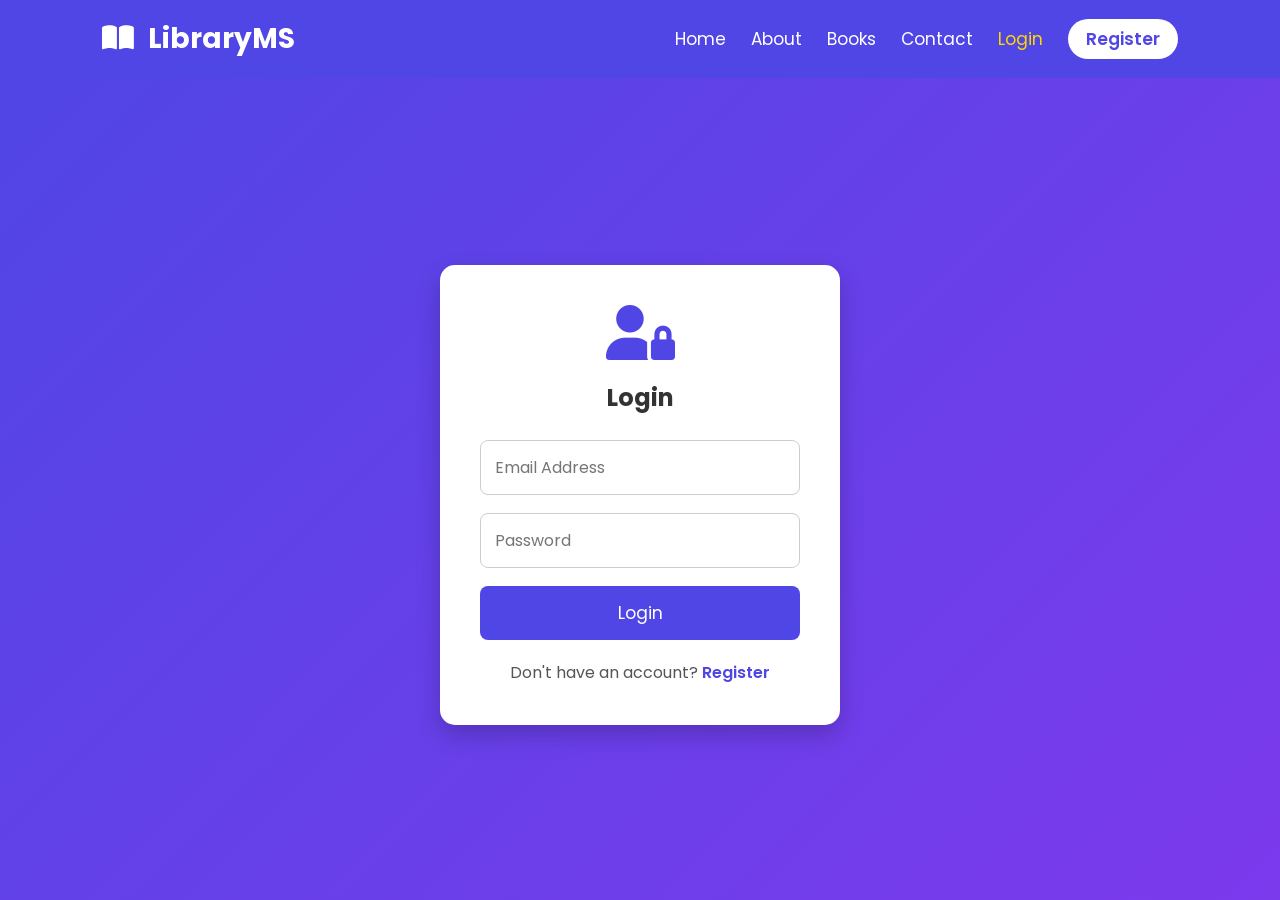
<file: login.html>
<!DOCTYPE html>
<html lang="en">
<head>
    <meta charset="UTF-8">
    <meta name="viewport" content="width=device-width, initial-scale=1.0">
    <title>Login | Library Management System</title>

    <link rel="stylesheet" href="style.css">

    <link href="https://fonts.googleapis.com/css2?family=Poppins:wght@300;400;600;700&display=swap" rel="stylesheet">

    <link rel="stylesheet"
    href="https://cdnjs.cloudflare.com/ajax/libs/font-awesome/6.5.2/css/all.min.css">
</head>
<body>

<nav>
    <div class="logo">
        <i class="fa-solid fa-book-open"></i> LibraryMS
    </div>

    <ul>
        <li><a href="index.html">Home</a></li>
        <li><a href="about.html">About</a></li>
        <li><a href="books.html">Books</a></li>
        <li><a href="contact.html">Contact</a></li>
        <li><a href="login.html" class="active">Login</a></li>
        <li><a href="register.html" class="register-btn">Register</a></li>
    </ul>
</nav>

<section class="form-page">

    <div class="form-box">

        <i class="fa-solid fa-user-lock form-icon"></i>

        <h2>Login</h2>

        <form>

            <input type="email" placeholder="Email Address" required>

            <input type="password" placeholder="Password" required>

            <button type="submit">Login</button>

        </form>

        <p>
            Don't have an account?
            <a href="register.html">Register</a>
        </p>

    </div>

</section>

</body>
</html>
</file>
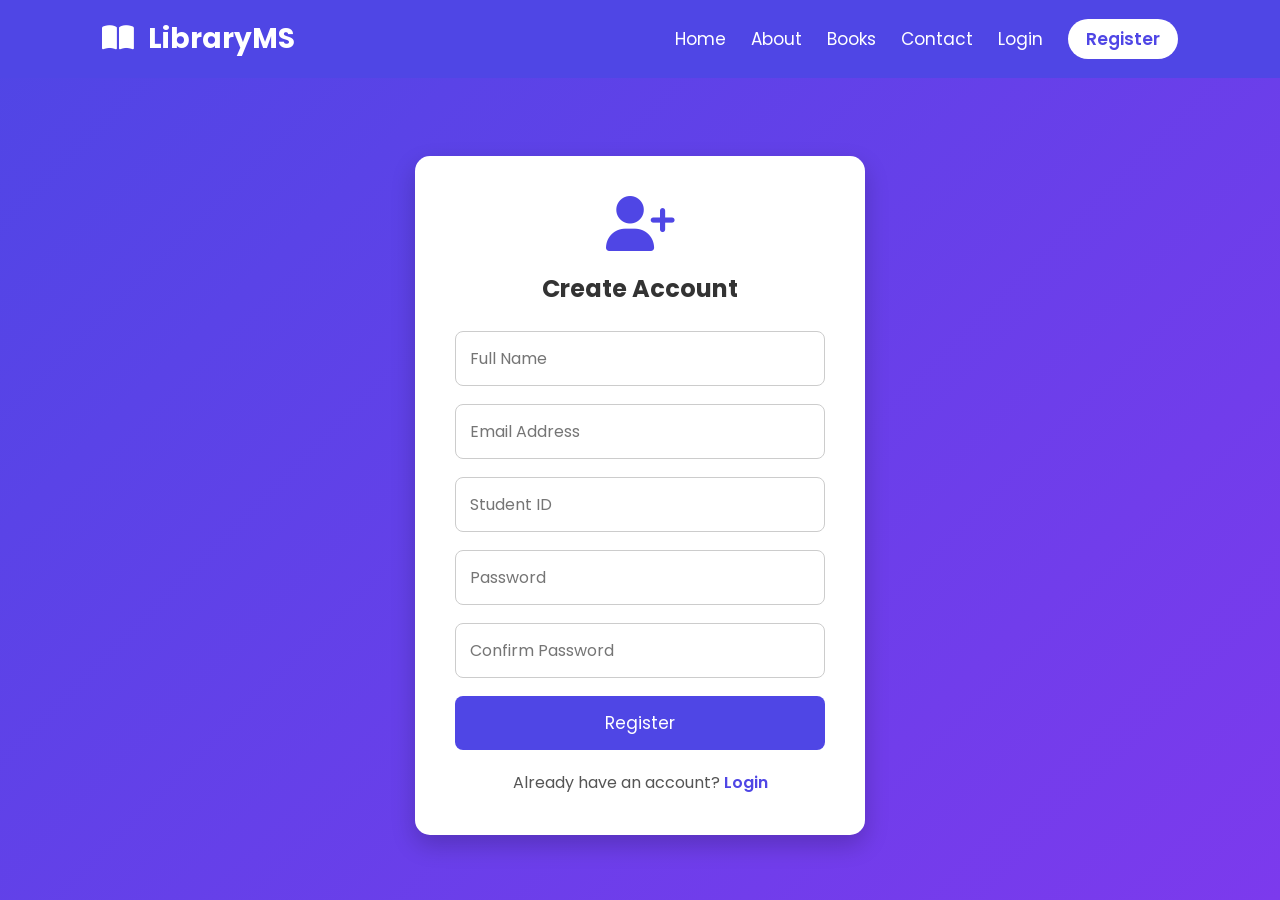
<file: register.html>
<!DOCTYPE html>
<html lang="en">
<head>
    <meta charset="UTF-8">
    <meta name="viewport" content="width=device-width, initial-scale=1.0">
    <title>Register | Library Management System</title>

    <link rel="stylesheet" href="style.css">

    <link href="https://fonts.googleapis.com/css2?family=Poppins:wght@300;400;600;700&display=swap" rel="stylesheet">

    <link rel="stylesheet"
    href="https://cdnjs.cloudflare.com/ajax/libs/font-awesome/6.5.2/css/all.min.css">
</head>
<body>

<nav>
    <div class="logo">
        <i class="fa-solid fa-book-open"></i> LibraryMS
    </div>

    <ul>
        <li><a href="index.html">Home</a></li>
        <li><a href="about.html">About</a></li>
        <li><a href="books.html">Books</a></li>
        <li><a href="contact.html">Contact</a></li>
        <li><a href="login.html">Login</a></li>
        <li><a href="register.html" class="active register-btn">Register</a></li>
    </ul>
</nav>

<section class="form-page">

    <div class="form-box register-box">

        <i class="fa-solid fa-user-plus form-icon"></i>

        <h2>Create Account</h2>

        <form>

            <input type="text" placeholder="Full Name" required>

            <input type="email" placeholder="Email Address" required>

            <input type="text" placeholder="Student ID" required>

            <input type="password" placeholder="Password" required>

            <input type="password" placeholder="Confirm Password" required>

            <button type="submit">Register</button>

        </form>

        <p>
            Already have an account?
            <a href="login.html">Login</a>
        </p>

    </div>

</section>

</body>
</html>
</file>
<file: style.css>
*{
    margin:0;
    padding:0;
    box-sizing:border-box;
    font-family:'Poppins',sans-serif;
}

body{
    background:#f5f7fa;
}

/* Navigation */

nav{
    display:flex;
    justify-content:space-between;
    align-items:center;
    padding:18px 8%;
    background:#4F46E5;
    position:fixed;
    width:100%;
    top:0;
    z-index:1000;
}

.logo{
    color:white;
    font-size:28px;
    font-weight:700;
}

.logo i{
    margin-right:8px;
}

nav ul{
    display:flex;
    list-style:none;
}

nav ul li{
    margin-left:25px;
}

nav ul li a{
    color:white;
    text-decoration:none;
    font-size:17px;
    transition:.3s;
}

nav ul li a:hover,
.active{
    color:#FFD700;
}

.register-btn{
    background:white;
    color:#4F46E5;
    padding:8px 18px;
    border-radius:25px;
    font-weight:600;
}

.register-btn:hover{
    background:#FFD700;
    color:black;
}

/* Hero */

.hero{
    height:100vh;

    background:
    linear-gradient(rgba(0,0,0,.55),rgba(0,0,0,.55)),
    url("images/library-bg.jpg");

    background-size:cover;
    background-position:center;
}

.overlay{
    height:100%;
    display:flex;
    justify-content:center;
    align-items:center;
    text-align:center;
}

.hero-content{
    color:white;
    width:70%;
}

.hero-content h1{
    font-size:55px;
    margin-bottom:20px;
}

.hero-content p{
    font-size:20px;
    line-height:35px;
    margin-bottom:35px;
}

.btn{
    display:inline-block;
    background:#FFD700;
    color:black;
    text-decoration:none;
    padding:15px 35px;
    border-radius:30px;
    font-size:18px;
    font-weight:600;
    transition:.4s;
}

.btn:hover{
    background:white;
    transform:translateY(-5px);
}

/* Features */

.features{
    padding:80px 8%;
}

.features h2{
    text-align:center;
    font-size:38px;
    color:#333;
    margin-bottom:50px;
}

.feature-container{
    display:grid;
    grid-template-columns:repeat(auto-fit,minmax(250px,1fr));
    gap:30px;
}

.card{
    background:white;
    padding:35px;
    border-radius:15px;
    text-align:center;
    box-shadow:0 5px 20px rgba(0,0,0,.1);
    transition:.4s;
}

.card:hover{
    transform:translateY(-10px);
}

.card i{
    font-size:50px;
    color:#4F46E5;
    margin-bottom:20px;
}

.card h3{
    margin-bottom:15px;
}

.card p{
    color:#666;
}

/* Statistics */

.stats{
    background:#4F46E5;
    color:white;
    display:grid;
    grid-template-columns:repeat(auto-fit,minmax(200px,1fr));
    text-align:center;
    padding:70px;
}

.stat-box h2{
    font-size:42px;
}

.stat-box p{
    margin-top:10px;
    font-size:18px;
}

/* Footer */

footer{
    background:#1f2937;
    color:white;
    text-align:center;
    padding:25px;
}

/* Responsive */

@media(max-width:768px){

nav{
    flex-direction:column;
}

nav ul{
    margin-top:15px;
    flex-wrap:wrap;
    justify-content:center;
}

.hero-content h1{
    font-size:38px;
}

.hero-content p{
    font-size:17px;
}

}

/* ===========================
   ABOUT PAGE
=========================== */

.page-banner{
    height:45vh;
    background:linear-gradient(rgba(79,70,229,.8),rgba(124,58,237,.8)),
    url("images/library-bg.jpg");
    background-size:cover;
    background-position:center;
    display:flex;
    flex-direction:column;
    justify-content:center;
    align-items:center;
    color:white;
    text-align:center;
    margin-top:70px;
}

.page-banner h1{
    font-size:50px;
    margin-bottom:10px;
}

.page-banner p{
    font-size:20px;
}

.about-section{
    display:flex;
    justify-content:center;
    align-items:center;
    gap:50px;
    padding:80px 10%;
    flex-wrap:wrap;
}

.about-image{
    flex:1;
}

.about-image img{
    width:100%;
    border-radius:15px;
    box-shadow:0 10px 25px rgba(0,0,0,.2);
}

.about-content{
    flex:1;
}

.about-content h2{
    color:#4F46E5;
    font-size:40px;
    margin-bottom:20px;
}

.about-content p{
    color:#555;
    line-height:1.8;
    margin-bottom:20px;
}

.mission{
    padding:70px 10%;
    background:#f5f7fa;
    display:grid;
    grid-template-columns:repeat(auto-fit,minmax(280px,1fr));
    gap:30px;
}

.mission-card{
    background:white;
    padding:35px;
    text-align:center;
    border-radius:15px;
    box-shadow:0 5px 20px rgba(0,0,0,.1);
    transition:.4s;
}

.mission-card:hover{
    transform:translateY(-10px);
}

.mission-card i{
    font-size:55px;
    color:#4F46E5;
    margin-bottom:20px;
}

.mission-card h3{
    margin-bottom:15px;
}

.mission-card p{
    color:#666;
    line-height:1.7;
}

/* ===========================
   BOOKS PAGE
=========================== */

.books-section{
    padding:80px 8%;
}

.books-section h2{
    text-align:center;
    font-size:38px;
    color:#4F46E5;
    margin-bottom:30px;
}

.search-box{
    display:flex;
    justify-content:center;
    margin-bottom:50px;
}

.search-box input{
    width:350px;
    padding:12px;
    border:2px solid #4F46E5;
    border-radius:30px 0 0 30px;
    outline:none;
    font-size:16px;
}

.search-box button{
    padding:12px 20px;
    border:none;
    background:#4F46E5;
    color:white;
    border-radius:0 30px 30px 0;
    cursor:pointer;
}

.books-grid{
    display:grid;
    grid-template-columns:repeat(auto-fit,minmax(250px,1fr));
    gap:30px;
}

.book-card{
    background:white;
    border-radius:15px;
    overflow:hidden;
    box-shadow:0 5px 20px rgba(0,0,0,.1);
    text-align:center;
    transition:.3s;
}

.book-card:hover{
    transform:translateY(-10px);
}

.book-card img{
    width:100%;
    height:280px;
    object-fit:cover;
}

.book-card h3{
    margin-top:20px;
    color:#4F46E5;
}

.book-card p{
    margin:10px 0;
    color:#555;
}

.book-card span{
    display:inline-block;
    background:#28a745;
    color:white;
    padding:6px 15px;
    border-radius:20px;
    font-size:14px;
    margin-bottom:15px;
}

.book-card a{
    display:block;
    background:#4F46E5;
    color:white;
    text-decoration:none;
    padding:12px;
    font-weight:600;
    transition:.3s;
}

.book-card a:hover{
    background:#372dc8;
}

/* ===========================
   CONTACT PAGE
=========================== */

.contact-section{
    width:90%;
    margin:60px auto;
    display:grid;
    grid-template-columns:repeat(auto-fit,minmax(350px,1fr));
    gap:40px;
}

.contact-info,
.contact-form{
    background:#fff;
    padding:35px;
    border-radius:15px;
    box-shadow:0 8px 20px rgba(0,0,0,0.1);
}

.contact-info h2,
.contact-form h2{
    color:#4F46E5;
    margin-bottom:25px;
}

.info-box{
    display:flex;
    align-items:flex-start;
    margin-bottom:25px;
}

.info-box i{
    font-size:24px;
    color:#4F46E5;
    margin-right:20px;
    margin-top:5px;
}

.info-box h3{
    margin-bottom:5px;
    color:#333;
}

.info-box p{
    color:#666;
    line-height:1.6;
}

.contact-form form{
    display:flex;
    flex-direction:column;
}

.contact-form input,
.contact-form textarea{
    width:100%;
    padding:15px;
    margin-bottom:20px;
    border:1px solid #ccc;
    border-radius:8px;
    outline:none;
    font-size:16px;
    transition:.3s;
}

.contact-form input:focus,
.contact-form textarea:focus{
    border-color:#4F46E5;
    box-shadow:0 0 8px rgba(79,70,229,0.3);
}

.contact-form button{
    background:#4F46E5;
    color:white;
    padding:15px;
    border:none;
    border-radius:8px;
    cursor:pointer;
    font-size:17px;
    transition:.3s;
}

.contact-form button:hover{
    background:#372dc8;
}

/* ==========================
   LOGIN & REGISTER PAGE
========================== */

.form-page{
    min-height:100vh;
    display:flex;
    justify-content:center;
    align-items:center;
    background:linear-gradient(135deg,#4F46E5,#7C3AED);
    padding-top:90px;
}

.form-box{
    width:400px;
    background:white;
    padding:40px;
    border-radius:15px;
    box-shadow:0 10px 25px rgba(0,0,0,.2);
    text-align:center;
}

.register-box{
    width:450px;
}

.form-icon{
    font-size:55px;
    color:#4F46E5;
    margin-bottom:20px;
}

.form-box h2{
    margin-bottom:25px;
    color:#333;
}

.form-box input{
    width:100%;
    padding:14px;
    margin-bottom:18px;
    border:1px solid #ccc;
    border-radius:8px;
    outline:none;
    font-size:16px;
    transition:.3s;
}

.form-box input:focus{
    border-color:#4F46E5;
    box-shadow:0 0 8px rgba(79,70,229,.3);
}

.form-box button{
    width:100%;
    padding:14px;
    border:none;
    background:#4F46E5;
    color:white;
    font-size:17px;
    border-radius:8px;
    cursor:pointer;
    transition:.3s;
}

.form-box button:hover{
    background:#372dc8;
}

.form-box p{
    margin-top:20px;
    color:#555;
}

.form-box a{
    color:#4F46E5;
    text-decoration:none;
    font-weight:600;
}

.form-box a:hover{
    text-decoration:underline;
}

@media(max-width:500px){

.form-box,
.register-box{
    width:90%;
}

}
</file>
